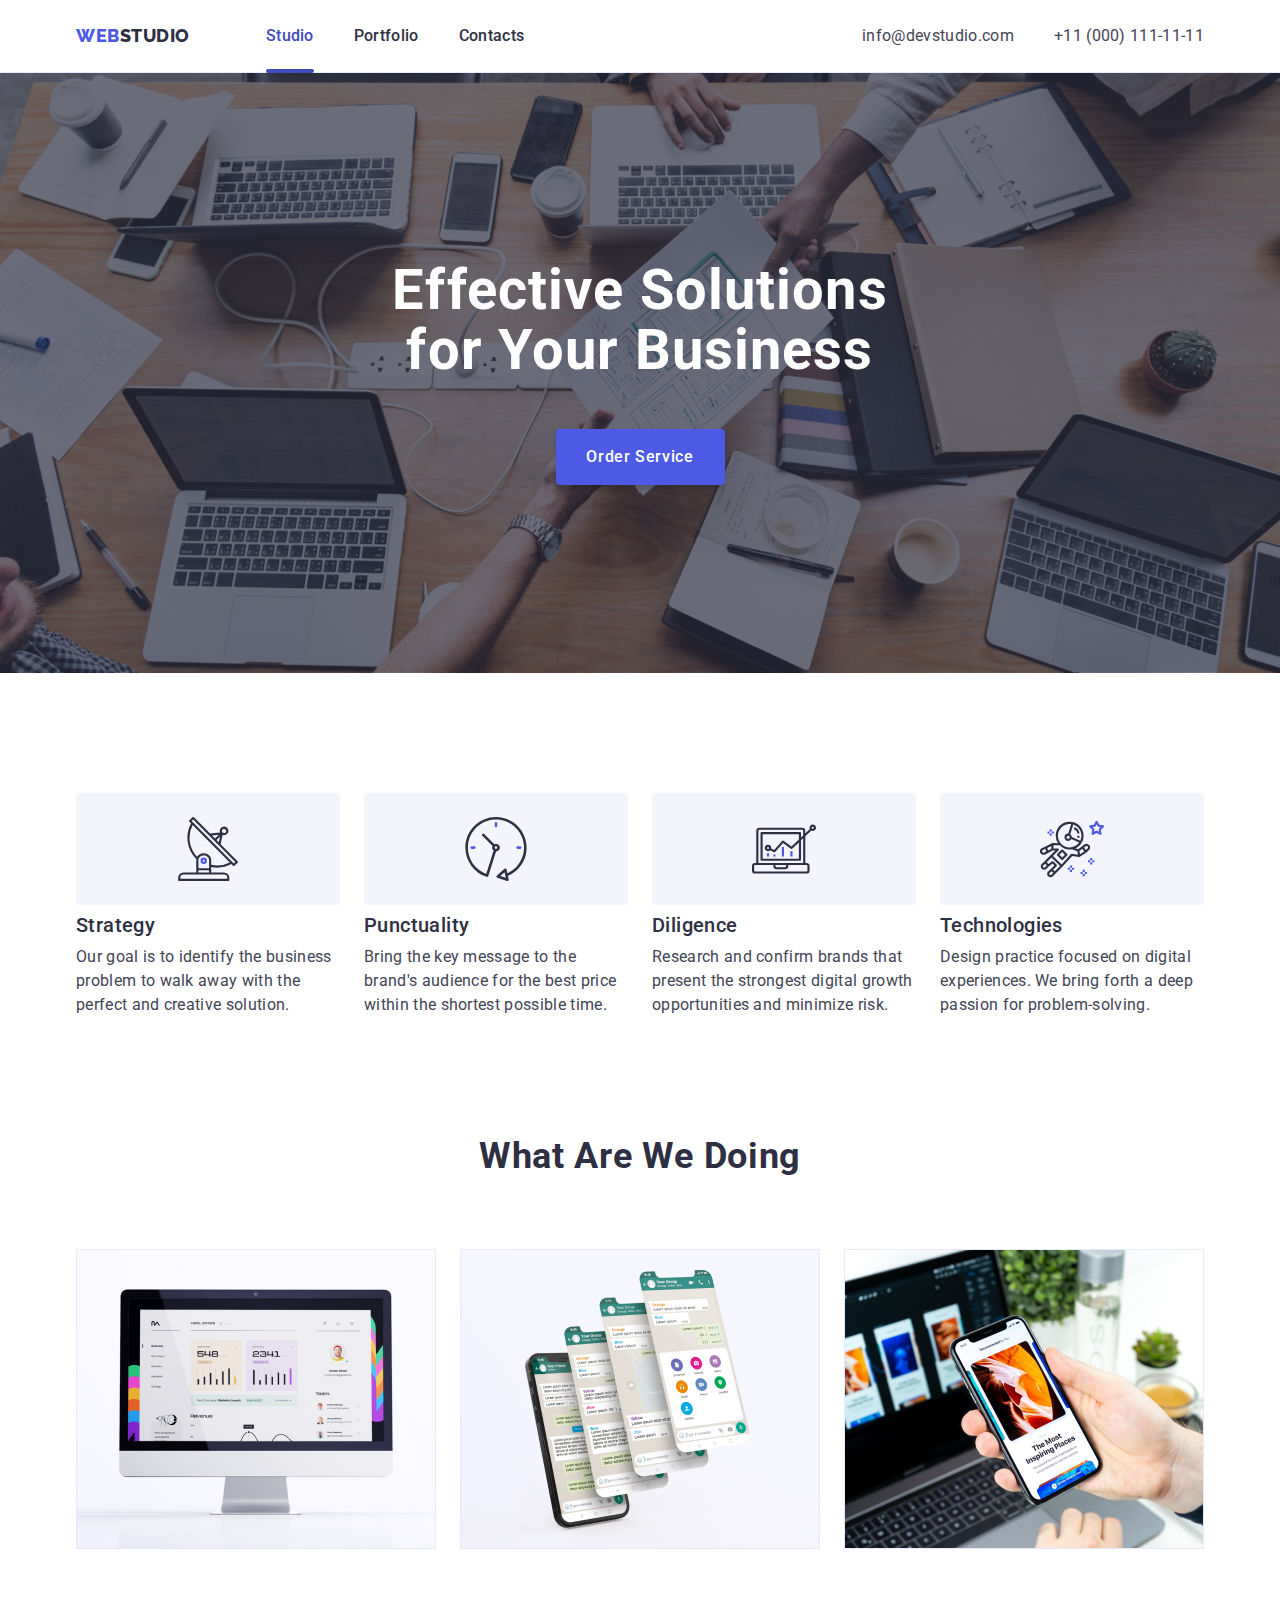
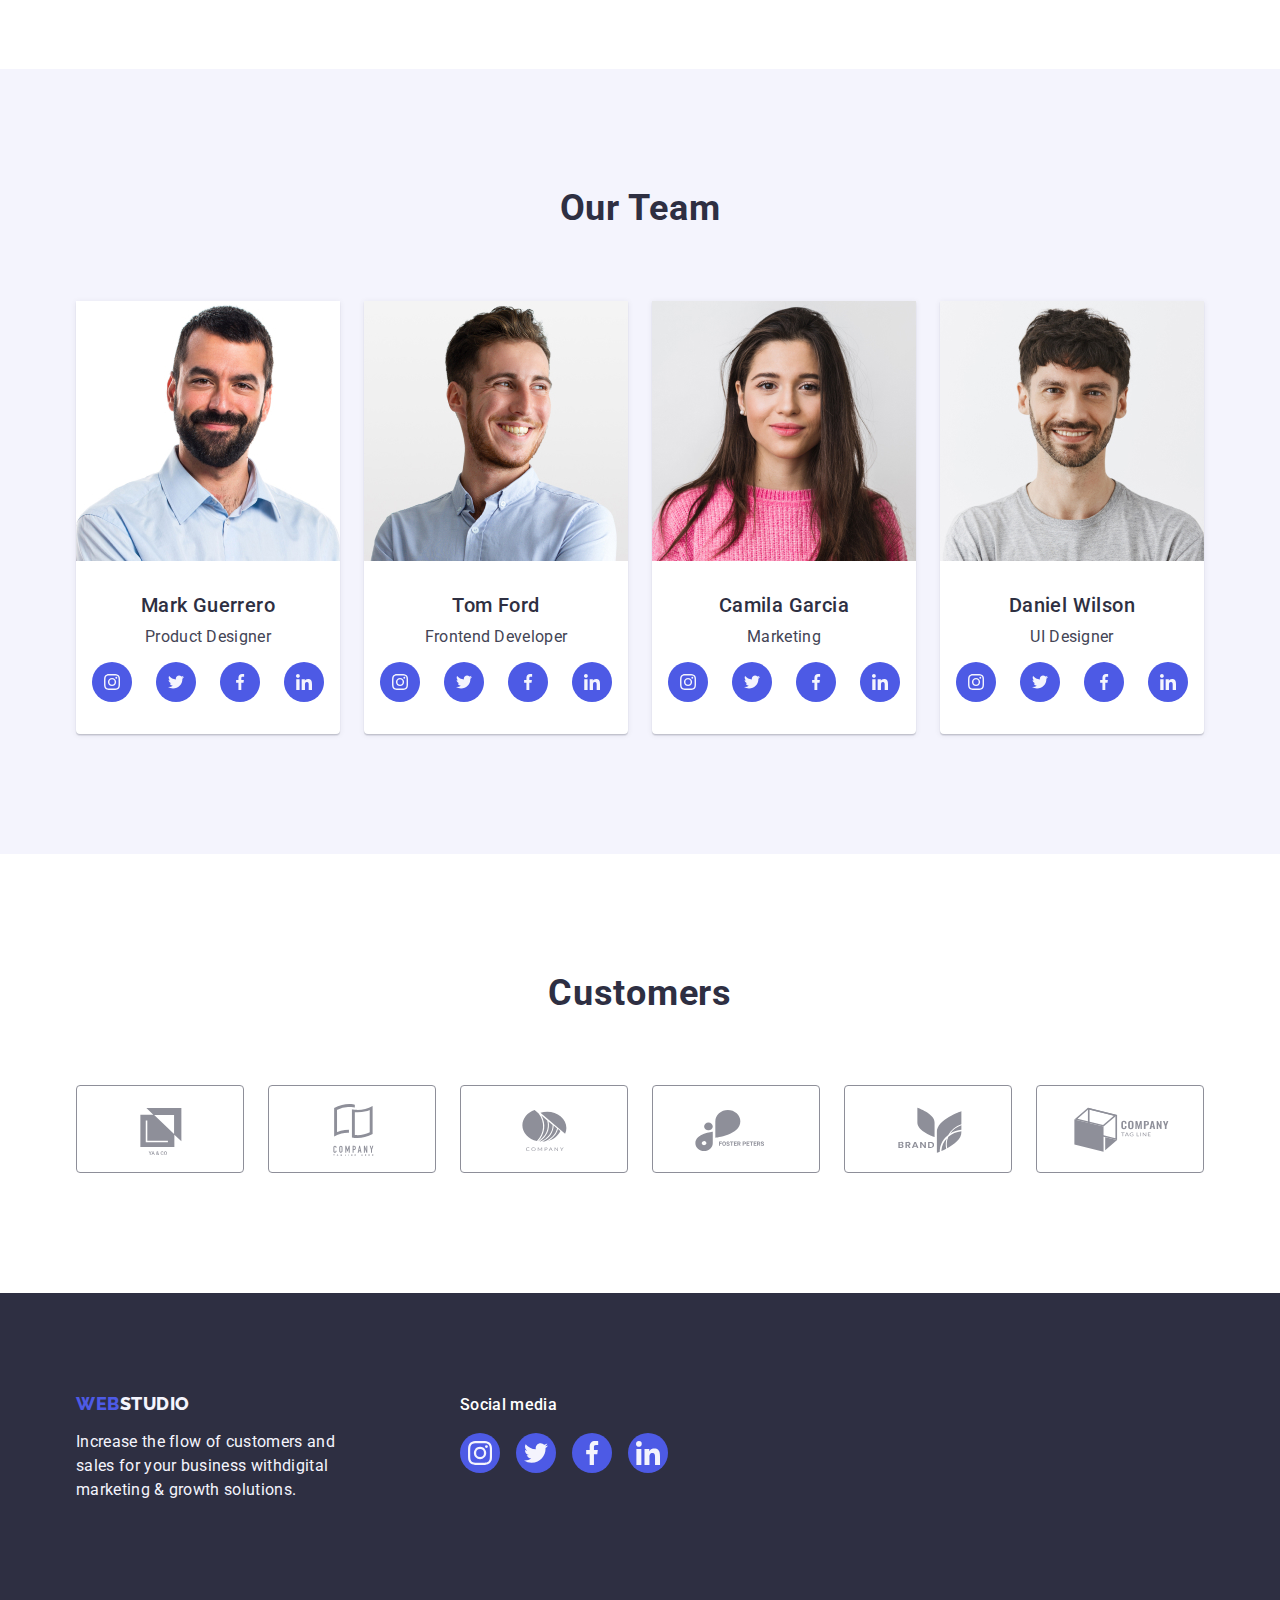
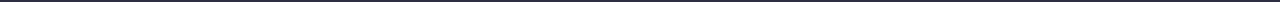
<file: index.html>
<!DOCTYPE html>
<html lang="en">
<head>
    <meta charset="UTF-8">
    <meta http-equiv="X-UA-Compatible" content="IE=edge">
    <meta name="viewport" content="width=device-width, initial-scale=1.0">
    <title>WebStudio</title>
    
    <!--Fonts-->

<link rel="preconnect" href="https://fonts.googleapis.com">
<link rel="preconnect" href="https://fonts.gstatic.com" crossorigin>
<link href="https://fonts.googleapis.com/css2?family=Raleway:wght@800&family=Roboto:wght@400;500;700;900&display=swap"
    rel="stylesheet">

    <!--Modern Normalize-->

<link rel="stylesheet" href="https://cdn.jsdelivr.net/npm/modern-normalize@1.1.0/modern-normalize.min.css">

    <!--Custom styles-->

<link rel="stylesheet" href="./css/styles.css">

</head>
<body>
   <!--Header Section--> 
    <header class="header-shadow">
        <div class="container header-container">
            <nav class="header-nav">
            <a class="logo link" href="./index.html">Web<span class="logo-studio-header">Studio</span></a>
                
            <ul class="list header-lists">
                <li>
                    <a class="header-link-text current link" href="./index.html">Studio</a>
                </li>
                <li>
                    <a class="header-link-text link" href="./portfolio.html">Portfolio</a>
                </li>
                <li><a class="header-link-text link" href="">Contacts</a>
                </li>
            </ul>
                
            </nav>
            <address class="contacts">
                <ul class="list contacts-list">
                    <li>
                        <a class="header-contacts link" href="mailto:info@devstudio.com">info@devstudio.com</a>
                    </li>
                    <li>
                        <a class="header-contacts link" href="tel:+110001111111">+11 (000) 111-11-11</a>
                    </li>
                </ul>
            </address>
        </div>
    </header>
    <main>
        <!--Hero image-->
        <section class="hero">
            <div class="container">
                <h1 class="hero-headline">Effective Solutions for Your Business</h1>
                <button class="hero-btn button-cursor" type="button" data-modal-open>Order Service</button>
            </div>
        </section>
        <!--General information-->
        <section class="inform-section section">
            <div class="container">
            <h2 class="inform-title title visually-hidden">General information</h2>
            <ul class="inform-list list">
            <li class="inform-item">
                <div class="inform-icon-container">
                        <svg class="decor-icon" width="64" height="64">
                            <use href="./images/icons.svg#icon-antenna"></use>
                        </svg>
                </div>
                <h3 class="inform-subtitle subtitle">Strategy</h3>
                    <p class="inform-text text">
                    Our goal is to identify the business problem to walk away with the perfect and creative solution.
                    </p>
            </li>
            <li class="inform-item">
                <div class="inform-icon-container">
                <svg class="decor-icon" width="64" height="64">
                    <use href="./images/icons.svg#icon-clock"></use>
                </svg>
                </div>
                <h3 class="inform-subtitle subtitle">Punctuality</h3>
                    <p class="inform-text text">
                    Bring the key message to the brand's audience for the best price within the shortest possible time.
                    </p>  
            </li>
            <li class="inform-item">
                <div class="inform-icon-container">
                    <svg class="decor-icon" width="64" height="64">
                        <use href="./images/icons.svg#icon-diagram"></use>
                    </svg>
                </div>
                <h3 class="inform-subtitle subtitle">Diligence</h3>
                    <p class="inform-text text">
                    Research and confirm brands that present the strongest digital growth opportunities and minimize risk.
                    </p>
            </li>
            <li class="inform-item">
                <div class="inform-icon-container">
                    <svg class="decor-icon" width="64" height="64">
                        <use href="./images/icons.svg#icon-astronaut"></use>
                    </svg>
                </div>
                <h3 class="inform-subtitle subtitle">Technologies</h3>
                    <p class="inform-text text"> 
                    Design practice focused on digital experiences. We bring forth a deep passion for problem-solving.
                    </p>
            </li>
            </ul>
            </div>
        </section>
        <!--General Offers-->
        <section class="offer-section section">
            <div class="container">
            <h2 class="offer-title title">What are we doing</h2>
            <ul class="offer-list list">
                <li class="offer-img"><img src="./images/products/img-1.jpg" alt="a computer monitor" width="360" height="300"></li>
                <li class="offer-img"><img src="./images/products/img-2.jpg" alt="phones" width="360" height="300"></li>
                <li class="offer-img"><img src="./images/products/img-3.jpg" alt="a person scrolling on the phone" width="360" height="300"></li>
            </ul>
            </div>
        </section>
        <!--Team members-->
        <section class="team-section section">
            <div class="container">
            <h2 class="team-title title">Our Team</h2>
            <ul class="team-list list">
                <li class="team-item"><img src="./images/team/mark-guerrero.jpg" alt="product designer" width="264">
                <div class="picture-container">
                    <h3 class="team-subtitle subtitle">Mark Guerrero</h3>
                    <p class="team-text text">Product Designer</p>
                    <ul class="socials list">
                        <li class="social-items">
                            <a class="social-link link" href="https://instagram.com" target="_blank" rel="noopener noreferrer"
                                aria-label="Instagram icon">
                                <svg class="social-icon" width="16" height="16">
                                    <use href="./images/icons.svg#icon-instagram-1"></use>
                                </svg></a>
                        </li>
                        <li class="social-items">
                            <a class="social-link link" href="https://twitter.com" target="_blank" rel="noopener noreferrer"
                                aria-label="Twitter icon">
                                <svg class="social-icon" width="16" height="16">
                                    <use href="./images/icons.svg#icon-twitter-1"></use>
                                </svg></a>
                        </li>
                        <li class="social-items">
                            <a class="social-link link" href="https://facebook.com" target="_blank" rel="noopener noreferrer"
                                aria-label="Facebook icon">
                                <svg class="social-icon" width="16" height="16">
                                    <use href="./images/icons.svg#icon-facebook-1"></use>
                                </svg></a>
                        </li>
                        <li class="social-items">
                            <a class="social-link link" href="https://linkedin.com" target="_blank" rel="noopener noreferrer"
                                aria-label="Linkedin icon">
                                <svg class="social-icon" width="16" height="16">
                                    <use href="./images/icons.svg#icon-linkedin-1"></use>
                                </svg></a>
                        </li>
                    </ul>
                </div>
                </li>
                <li class="team-item"><img src="./images/team/tom-ford.jpg" alt="frontend developer" width="264">
                <div class="picture-container">
                    <h3 class="team-subtitle subtitle">Tom Ford</h3>
                    <p class="team-text text">Frontend Developer</p>
                    <ul class="socials list">
                        <li class="social-items">
                            <a class="social-link link" href="https://instagram.com" target="_blank" rel="noopener noreferrer"
                                aria-label="Instagram icon">
                                <svg class="social-icon" width="16" height="16">
                                    <use href="./images/icons.svg#icon-instagram-1"></use>
                                </svg></a>
                        </li>
                        <li class="social-items">
                            <a class="social-link link" href="https://twitter.com" target="_blank" rel="noopener noreferrer"
                                aria-label="Twitter icon">
                                <svg class="social-icon" width="16" height="16">
                                    <use href="./images/icons.svg#icon-twitter-1"></use>
                                </svg></a>
                        </li>
                        <li class="social-items">
                            <a class="social-link link" href="https://facebook.com" target="_blank" rel="noopener noreferrer"
                                aria-label="Facebook icon">
                                <svg class="social-icon" width="16" height="16">
                                    <use href="./images/icons.svg#icon-facebook-1"></use>
                                </svg></a>
                        </li>
                        <li class="social-items">
                            <a class="social-link link" href="https://linkedin.com" target="_blank" rel="noopener noreferrer"
                                aria-label="Linkedin icon">
                                <svg class="social-icon" width="16" height="16">
                                    <use href="./images/icons.svg#icon-linkedin-1"></use>
                                </svg></a>
                        </li>
                    </ul>
                </div>
                </li>
                <li class="team-item"><img src="./images/team/camila-garcia.jpg" alt="marketing" width="264">
                <div class="picture-container">
                    <h3 class="team-subtitle subtitle">Camila Garcia</h3>
                    <p class="team-text text">Marketing</p>
                    <ul class="socials list">
                        <li class="social-items">
                            <a class="social-link link" href="https://instagram.com" target="_blank" rel="noopener noreferrer"
                                aria-label="Instagram icon">
                                <svg class="social-icon" width="16" height="16">
                                    <use href="./images/icons.svg#icon-instagram-1"></use>
                                </svg></a>
                        </li>
                        <li class="social-items">
                            <a class="social-link link" href="https://twitter.com" target="_blank" rel="noopener noreferrer"
                                aria-label="Twitter icon">
                                <svg class="social-icon" width="16" height="16">
                                    <use href="./images/icons.svg#icon-twitter-1"></use>
                                </svg></a>
                        </li>
                        <li class="social-items">
                            <a class="social-link link" href="https://facebook.com" target="_blank" rel="noopener noreferrer"
                                aria-label="Facebook icon">
                                <svg class="social-icon" width="16" height="16">
                                    <use href="./images/icons.svg#icon-facebook-1"></use>
                                </svg></a>
                        </li>
                        <li class="social-items">
                            <a class="social-link link" href="https://linkedin.com" target="_blank" rel="noopener noreferrer"
                                aria-label="Linkedin icon">
                                <svg class="social-icon" width="16" height="16">
                                    <use href="./images/icons.svg#icon-linkedin-1"></use>
                                </svg></a>
                        </li>
                    </ul>
                </div>
                </li>
                <li class="team-item"><img src="./images/team/daniel-wilson.jpg" alt="ui designer" width="264">
                <div class="picture-container">
                    <h3 class="team-subtitle subtitle">Daniel Wilson</h3>
                    <p class="team-text text">UI Designer</p>
                    <ul class="socials list">
                        <li class="social-items">
                            <a class="social-link link" href="https://instagram.com" target="_blank" rel="noopener noreferrer"
                                aria-label="Instagram icon">
                                <svg class="social-icon" width="16" height="16">
                                    <use href="./images/icons.svg#icon-instagram-1"></use>
                                </svg></a>
                        </li>
                        <li class="social-items">
                            <a class="social-link link" href="https://twitter.com" target="_blank" rel="noopener noreferrer"
                                aria-label="Twitter icon">
                                <svg class="social-icon" width="16" height="16">
                                    <use href="./images/icons.svg#icon-twitter-1"></use>
                                </svg></a>
                        </li>
                        <li class="social-items">
                            <a class="social-link link" href="https://facebook.com" target="_blank" rel="noopener noreferrer"
                                aria-label="Facebook icon">
                                <svg class="social-icon" width="16" height="16">
                                    <use href="./images/icons.svg#icon-facebook-1"></use>
                                </svg></a>
                        </li>
                        <li class="social-items">
                            <a class="social-link link" href="https://linkedin.com" target="_blank" rel="noopener noreferrer"
                                aria-label="Linkedin icon">
                                <svg class="social-icon" width="16" height="16">
                                    <use href="./images/icons.svg#icon-linkedin-1"></use>
                                </svg></a>
                        </li>
                    </ul>
                </div>
                </li>
            </ul>
            </div>
        </section>
        <!--Section Customers-->
        <section class="customer-section section">
        <div class="customer-container container">
        <h2 class="customer-title title">Customers</h2>
        <ul class="customer-list list">
            <li class="customer-item item"><a class="customer-link link" href="" target="_blank" rel="noopener noreferrer"
                aria-label="customer-one"><svg class="customer-icon" width="104" height="56">
                    <use href="./images/icons.svg#icon-logo-1"></use></svg></a></li>
            <li class="customer-item item"><a class="customer-link link" href="" target="_blank" rel="noopener noreferrer"
                aria-label="customer-two"><svg class="customer-icon" width="104" height="56">
                    <use href="./images/icons.svg#icon-logo-2"></use></svg></a></li>
            <li class="customer-item item"><a class="customer-link link" href="" target="_blank" rel="noopener noreferrer"
                aria-label="customer-three"><svg class="customer-icon" width="104" height="56">
                    <use href="./images/icons.svg#icon-logo-3"></use></svg></a></li>
            <li class="customer-item item"><a class="customer-link link" href="" target="_blank" rel="noopener noreferrer"
                aria-label="customer-four"><svg class="customer-icon" width="104" height="56">
                    <use href="./images/icons.svg#icon-logo-4"></use></svg></a></li>
            <li class="customer-item item"><a class="customer-link link" href="" target="_blank" rel="noopener noreferrer"
                aria-label="customer-five"><svg class="customer-icon" width="104" height="56">
                    <use href="./images/icons.svg#icon-logo-5"></use></svg></a></li>
            <li class="customer-item item"><a class="customer-link link" href="" target="_blank" rel="noopener noreferrer"
                aria-label="customer-six"><svg class="customer-icon" width="104" height="56">
                    <use href="./images/icons.svg#icon-logo-6"></use></svg></a></li>
        </ul>
        </div>
        </section>
    </main>
<!--Footer section-->
    <footer class="footer">
            <div class="footer-inner container">
            
                    <div class="footer-left">
                        <a class="logo link logo-footer" href="./index.html">Web<span
                                class="logo-studio-footer">Studio</span></a>
                        <p class="footer-desc text">
                            Increase the flow of customers and sales for your business withdigital marketing & growth solutions.
                        </p>
                    </div>
                    <div class="footer-right">
                            <p class="footer-socials-text text">Social media</p>
                            <ul class="socials socials-footer list">
                                <li class="social-items">
                                    <a class="social-link link footer-link" href="https://instagram.com" target="_blank"
                                        rel="noopener noreferrer" aria-label="Instagram icon">
                                        <svg class="social-icon" width="24" height="24">
                                            <use href="./images/icons.svg#icon-instagram-1"></use>
                                        </svg></a>
                                </li>
                                <li class="social-items">
                                    <a class="social-link link footer-link" href="https://twitter.com" target="_blank"
                                        rel="noopener noreferrer" aria-label="Twitter icon">
                                        <svg class="social-icon" width="24" height="24">
                                            <use href="./images/icons.svg#icon-twitter-1"></use>
                                        </svg></a>
                                </li>
                                <li class="social-items">
                                    <a class="social-link link footer-link" href="https://facebook.com" target="_blank"
                                        rel="noopener noreferrer" aria-label="Facebook icon">
                                        <svg class="social-icon" width="24" height="24">
                                            <use href="./images/icons.svg#icon-facebook-1"></use>
                                        </svg></a>
                                </li>
                                <li class="social-items">
                                    <a class="social-link link footer-link" href="https://linkedin.com" target="_blank"
                                        rel="noopener noreferrer" aria-label="Linkedin icon">
                                        <svg class="social-icon" width="24" height="24">
                                            <use href="./images/icons.svg#icon-linkedin-1"></use>
                                        </svg></a>
                                </li>
                            </ul>
                    </div>
            </div>
        </footer>
<!--Modal Window--> 
       <div class="backdrop is-hidden" data-modal>
            <div class="modal">
                <div class="modal-container">
                <button class="modal-btn button" type="button" data-modal-close>
                    <svg class="modal-icon" width="8" height="8">
                        <use href="./images/icons.svg#icon-close"></use>
                    </svg>
                </button>
                </div>
            </div>
       </div>
    <script src="./js/modal.js"></script>
    </body>
</html>
</file>
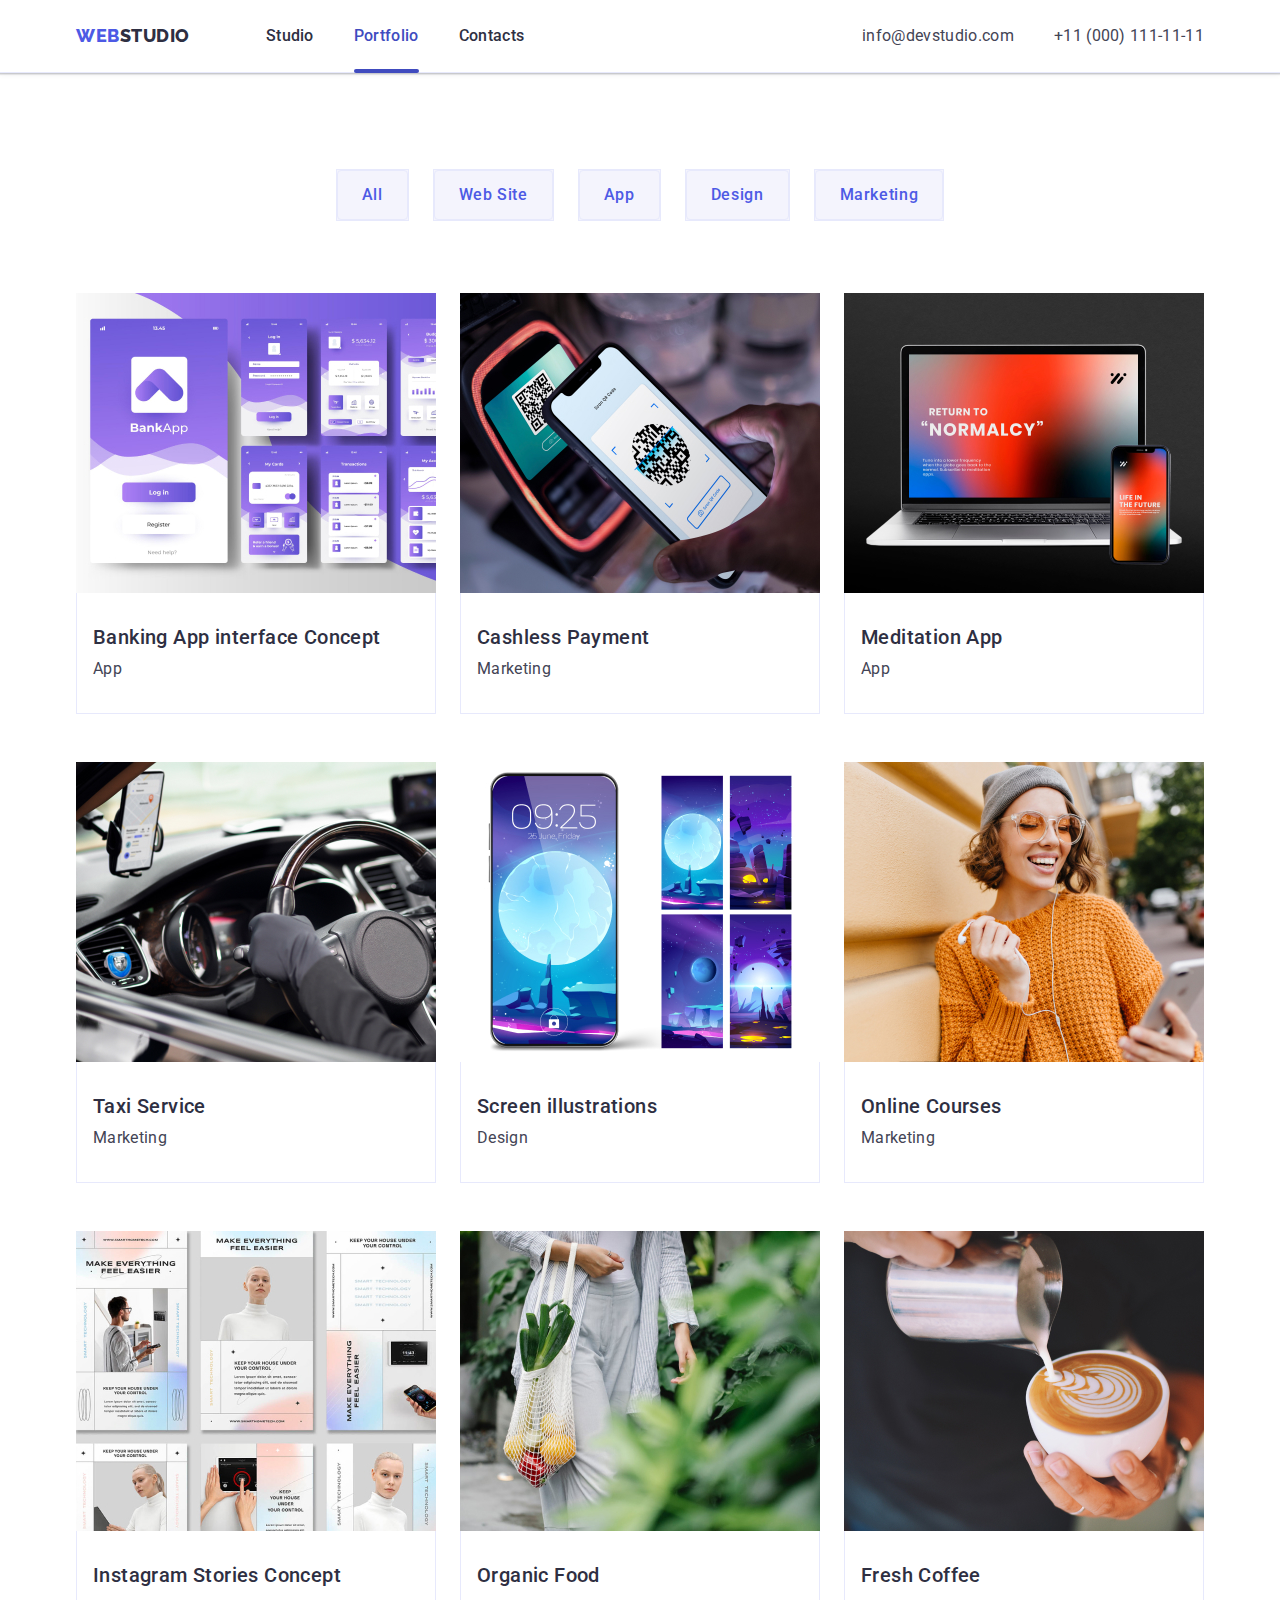
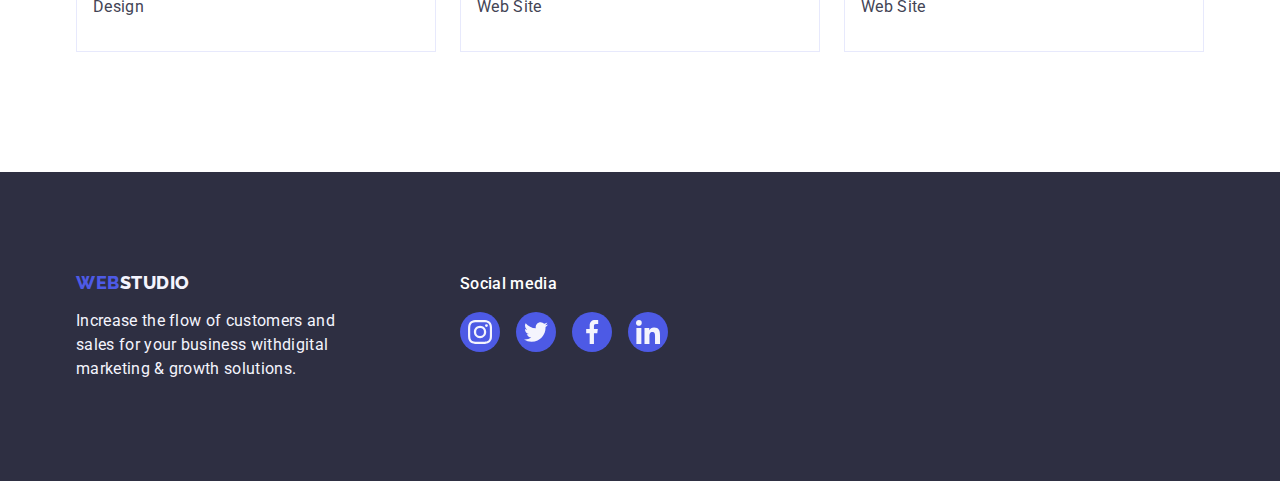
<file: portfolio.html>
<!DOCTYPE html>
<html lang="en">
<head>
    <meta charset="UTF-8">
    <meta http-equiv="X-UA-Compatible" content="IE=edge">
    <meta name="viewport" content="width=device-width, initial-scale=1.0">
    <title>Portfolio</title>
    
        <!--Fonts-->

    <link rel="preconnect" href="https://fonts.googleapis.com">
    <link rel="preconnect" href="https://fonts.gstatic.com" crossorigin>
    <link href="https://fonts.googleapis.com/css2?family=Raleway:wght@800&family=Roboto:wght@400;500;700;900&display=swap"
        rel="stylesheet">

        <!--Modern Normalize-->
        
    <link rel="stylesheet" href="https://cdn.jsdelivr.net/npm/modern-normalize@1.1.0/modern-normalize.min.css">

        <!--Custom styles-->

    <link rel="stylesheet" href="./css/styles.css">

</head>
<body>
    <!--Header Section-->
    <header class="header-shadow">
        <div class="container header-container">
            <nav class="header-nav">
                <a class="logo link" href="./index.html">Web<span class="logo-studio-header">Studio</span></a>
                
                <ul class="list header-lists">
                    <li>
                        <a class="header-link-text link" href="./index.html">Studio</a>
                    </li>
                    <li>
                        <a class="header-link-text current link" href="./portfolio.html">Portfolio</a>
                    </li>
                    <li><a class="header-link-text link" href="">Contacts</a>
                    </li>
                </ul>
            
            </nav>
            <address class="contacts">
                <ul class="list contacts-list">
                    <li>
                        <a class="header-contacts link" href="mailto:info@devstudio.com">info@devstudio.com</a>
                    </li>
                    <li>
                        <a class="header-contacts link" href="tel:+110001111111">+11 (000) 111-11-11</a>
                    </li>
                </ul>
            </address>
        </div>
    </header>
    <main>
        <!--Portfolio departments-->
        <section class="portfolio-section section">
            <div class="container">
            <h1 class="portfolio-headline visually-hidden">Departments</h1>
            <ul class="portfolio-list list">
                <li class="portfolio-item"><button class="portfolio-btn" type="button">All</button></li>
                <li class="portfolio-item"><button class="portfolio-btn" type="button">Web Site</button></li>
                <li class="portfolio-item"><button class="portfolio-btn" type="button">App</button></li>
                <li class="portfolio-item"><button class="portfolio-btn" type="button">Design</button></li>
                <li class="portfolio-item"><button class="portfolio-btn" type="button">Marketing</button></li>
            </ul>
            <ul class="service-list list">
                <li class="service-img">
                    <a class="portfolio-service-link link" href="">
                        <div class="portfolio-wrapper">
                            <img src="./images/portfolio/img1-banking.jpg" alt="banking apps" width="360" height="300">
                            <div class="overlay">
                                <p class="overlay-inner">14 Stylish and User-Friendly App Design Concepts · Task Manager App ·
                                    Calorie Tracker App · Exotic Fruit Ecommerce App · Cloud Storage App</p>
                            </div>
                        </div>
                            <div class="portfolio-content">
                                <h2 class="service-subtitle subtitle">Banking App interface Concept</h2>
                                <p class="service-text text">App</p>
                            </div>
                    </a>
                </li>
                <li class="service-img">
                    <a class="portfolio-service-link link" href="">
                        <div class="portfolio-wrapper">
                            <img src="./images/portfolio/img2-cashless.jpg" alt="cashless payment" width="360" height="300">
                            <div class="overlay">
                                <p class="overlay-inner">14 Stylish and User-Friendly App Design Concepts · Task Manager App · 
                                    Calorie Tracker App · Exotic Fruit Ecommerce App · Cloud Storage App</p>
                            </div>
                        </div>
                            <div class="portfolio-content">
                                <h2 class="service-subtitle subtitle">Cashless Payment</h2>
                                <p class="service-text text">Marketing</p>
                            </div>
                    </a>
                </li>
                <li class="service-img">
                    <a class="portfolio-service-link link" href="">
                        <div class="portfolio-wrapper">
                            <img src="./images/portfolio/img3-meditation.jpg" alt="meditation app" width="360" height="300">
                            <div class="overlay">
                                <p class="overlay-inner">14 Stylish and User-Friendly App Design Concepts · Task Manager App · 
                                    Calorie Tracker App · Exotic Fruit Ecommerce App · Cloud Storage App</p>
                            </div>
                        </div>
                            <div class="portfolio-content">
                                <h2 class="service-subtitle subtitle">Meditation App</h2>
                                <p class="service-text text">App</p>
                            </div> 
                    </a>
                </li>
                <li class="service-img">
                    <a class="portfolio-service-link link" href="">
                        <div class="portfolio-wrapper">
                            <img src="./images/portfolio/img4-taxi.jpg" alt="taxi service" width="360" height="300">
                            <div class="overlay">
                                <p class="overlay-inner">14 Stylish and User-Friendly App Design Concepts · Task Manager App · 
                                    Calorie Tracker App · Exotic Fruit Ecommerce App · Cloud Storage App</p>
                            </div>
                        </div>
                            <div class="portfolio-content">
                                <h2 class="service-subtitle subtitle">Taxi Service</h2>
                                <p class="service-text text">Marketing</p>
                            </div>
                    </a>
                </li>
                <li class="service-img">
                    <a class="portfolio-service-link link" href="">
                        <div class="portfolio-wrapper">
                            <img src="./images/portfolio/img5-screen.jpg" alt="screen illustrations" width="360" height="300">
                            <div class="overlay">
                                <p class="overlay-inner">14 Stylish and User-Friendly App Design Concepts · Task Manager App ·
                                    Calorie Tracker App · Exotic Fruit Ecommerce App · Cloud Storage App</p>
                            </div>
                        </div>
                            <div class="portfolio-content">
                                <h2 class="service-subtitle subtitle">Screen illustrations</h2>
                                <p class="service-text text">Design</p>
                            </div>
                    </a>
                </li>
                <li class="service-img">
                    <a class="portfolio-service-link link" href="">
                        <div class="portfolio-wrapper">
                            <img src="./images/portfolio/img6-courses.jpg" alt="online courses" width="360" height="300">
                            <div class="overlay">
                                <p class="overlay-inner">14 Stylish and User-Friendly App Design Concepts · Task Manager App · 
                                    Calorie Tracker App · Exotic Fruit Ecommerce App · Cloud Storage App</p>
                            </div>
                        </div>
                            <div class="portfolio-content">
                                <h2 class="service-subtitle subtitle">Online Courses</h2>
                                <p class="service-text text">Marketing</p>
                            </div>
                    </a>
                </li>
                <li class="service-img">
                    <a class="portfolio-service-link link" href="">
                        <div class="portfolio-wrapper">
                            <img src="./images/portfolio/img7-instagram.jpg" alt="istagram stories" width="360" height="300">
                            <div class="overlay">
                                <p class="overlay-inner">14 Stylish and User-Friendly App Design Concepts · Task Manager App · 
                                    Calorie Tracker App · Exotic Fruit Ecommerce App · Cloud Storage App</p>
                            </div>
                        </div>
                            <div class="portfolio-content">
                                <h2 class="service-subtitle subtitle">Instagram Stories Concept</h2>
                                <p class="service-text text">Design</p>
                            </div>
                    </a>
                </li>
                <li class="service-img">
                    <a class="portfolio-service-link link" href="">
                        <div class="portfolio-wrapper">
                            <img src="./images/portfolio/img8-food.jpg" alt="organic food" width="360" height="300">
                            <div class="overlay">
                                <p class="overlay-inner">14 Stylish and User-Friendly App Design Concepts · Task Manager App · 
                                    Calorie Tracker App · Exotic Fruit Ecommerce App · Cloud Storage App</p>
                            </div>
                        </div>
                            <div class="portfolio-content">
                                <h2 class="service-subtitle subtitle">Organic Food</h2>
                                <p class="service-text text">Web Site</p>
                            </div>
                    </a>
                </li>
                <li class="service-img">
                    <a class="portfolio-service-link link" href="">
                        <div class="portfolio-wrapper">
                            <img src="./images/portfolio/img9-coffee.jpg" alt="fresh coffee" width="360" height="300">
                            <div class="overlay">
                                <p class="overlay-inner">14 Stylish and User-Friendly App Design Concepts · Task Manager App · 
                                    Calorie Tracker App · Exotic Fruit Ecommerce App · Cloud Storage App</p>
                            </div>
                        </div>
                            <div class="portfolio-content">
                                <h2 class="service-subtitle subtitle">Fresh Coffee</h2>
                                <p class="service-text text">Web Site</p>
                            </div>
                    </a>
                </li>
            </ul>
            </div>
        </section>
    </main>
    <!--Footer section-->
        <footer class="footer">
            <div class="footer-inner container">
        
                <div class="footer-left">
                    <a class="logo link logo-footer" href="./index.html">Web<span class="logo-studio-footer">Studio</span></a>
                    <p class="footer-desc text">
                        Increase the flow of customers and sales for your business withdigital marketing & growth solutions.
                    </p>
                </div>
                <div class="footer-right">
                    <p class="footer-socials-text text">Social media</p>
                    <ul class="socials socials-footer list">
                        <li class="social-items">
                            <a class="social-link link footer-link" href="https://instagram.com" target="_blank"
                                rel="noopener noreferrer" aria-label="Instagram icon">
                                <svg class="social-icon" width="24" height="24">
                                    <use href="./images/icons.svg#icon-instagram-1"></use>
                                </svg></a>
                        </li>
                        <li class="social-items">
                            <a class="social-link link footer-link" href="https://twitter.com" target="_blank"
                                rel="noopener noreferrer" aria-label="Twitter icon">
                                <svg class="social-icon" width="24" height="24">
                                    <use href="./images/icons.svg#icon-twitter-1"></use>
                                </svg></a>
                        </li>
                        <li class="social-items">
                            <a class="social-link link footer-link" href="https://facebook.com" target="_blank"
                                rel="noopener noreferrer" aria-label="Facebook icon">
                                <svg class="social-icon" width="24" height="24">
                                    <use href="./images/icons.svg#icon-facebook-1"></use>
                                </svg></a>
                        </li>
                        <li class="social-items">
                            <a class="social-link link footer-link" href="https://linkedin.com" target="_blank"
                                rel="noopener noreferrer" aria-label="Linkedin icon">
                                <svg class="social-icon" width="24" height="24">
                                    <use href="./images/icons.svg#icon-linkedin-1"></use>
                                </svg></a>
                        </li>
                    </ul>
                </div>
            </div>
        </footer>
</body>
</html>
</file>
<file: css/styles.css>
:root {
    --primary-font: Roboto; font-family: sans-serif;
    --iris: #4d5ae5;
    --ocean: #404bbf;
    --navy-blue: #2e2f42;
    --green: #31d0aa;
    --slate: #434455;
    --light-slate: #8e8f99;
    --cornflower: #e7e9fc;
    --cloud: #f4f4fd;
    --navy-blue-modal: #2e2f42;
    --grey: #2e2f42;
    --white: #ffffff;
    --dairy: #fcfcfc;
}

body
{
    font-family: "Roboto", sans-serif;
    color: var(--slate);
    background: var(--white);
}
.visually-hidden {
    position: absolute;
    width: 1px;
    height: 1px;
    margin: -1px;
    border: 0;
    padding: 0;
    white-space: nowrap;
    clip-path: inset(100%);
    clip: rect(0 0 0 0);
    overflow: hidden;
}
/*reset start*/ 
.list {
    list-style: none;
    margin: 0;
    padding: 0;
}

.link {
    text-decoration: none;
    color: currentColor;
    }

h1, h2, h3, h4, h5, h6, p {
    margin: 0;
}

img {
    display: block;
}

button {
    font-family: inherit;
    color: currentColor;
    cursor: pointer;
}
/*reset end*/

.container {
    width: 1158px;
    padding-left: 15px;
    padding-right: 15px;
    margin-left: auto;
    margin-right: auto;
}

.section {
    padding-top: 120px;
    padding-bottom: 120px;
}

.header-container {
    display: flex;
    align-items: center;
}

.header-shadow {
    border-bottom: 1px solid var(--cornflower);
    box-shadow: 0px 2px 1px rgba(46, 47, 66, 0.08),
        0px 1px 1px rgba(46, 47, 66, 0.16),
        0px 1px 6px rgba(46, 47, 66, 0.08);
}

.header-nav {
    display: flex;
    align-items: center;
}

.logo {
    font-family: "Raleway", sans-serif;
    font-weight: 800;
    font-size: 18px;
    line-height: 1.17;
    letter-spacing: 0.03em;
    text-transform: uppercase;
    color: var(--iris);

    margin-right: 76px;
}

.logo-studio-header {
    color: var(--navy-blue-modal);
}

.logo-studio-footer {
    color: var(--cloud);
}

.header-link-text:hover,
.header-link-text:focus,
.header-contacts:hover,
.header-contacts:focus {
    color: var(--ocean);
}

.header-link-text {
    position: relative;

    font-weight: 500;
    font-size: 16px;
    line-height: 1.5;
    letter-spacing: 0.02em;
    color: var(--navy-blue);

    display: block;
    padding: 24px 0;

    transition: color 250ms cubic-bezier(0.4, 0, 0.2, 1);
}

.header-link-text::after {
    content: "";
    display: block;
    bottom: -1px;
    left: 0;
    width: 100%;
    height: 4px;
    border-radius: 2px;
   
    position: absolute;
    transition: background-color 250ms cubic-bezier(0.4, 0, 0.2, 1);
}
.header-link-text.current {
    color: var(--ocean);
}

.header-link-text.current::after,
.header-link-text:hover::after,
.header-link-text:focus::after {
    background-color: var(--ocean);
    
}

.header-lists {
    
    display: flex;
    gap: 40px;
}

.contacts {
    font-style: normal;
    margin-left: auto;
}

.contacts-list {
    display: flex;
    gap: 40px;
}

.header-contacts {
    color: inherit;
    font-size: 16px;
    line-height: 1.5;
    letter-spacing: 0.02em;

    transition: color 250ms cubic-bezier(0.4, 0, 0.2, 1);
}

/*hero*/
.hero {
    background-color: var(--navy-blue);
    background-image: linear-gradient(rgba(46, 47, 66, 0.7), rgba(46, 47, 66, 0.7)), 
    url(../images/hero/people-office.jpg);
    background-repeat: no-repeat;
    background-position: center;
    background-size: cover;
    margin-left: auto;
    margin-right: auto;
    max-width: 1440px;
    padding-top: 188px;
    padding-bottom: 188px;
}
.hero-headline {
    color: var(--white);
    font-weight: 700;
    font-size: 56px;
    line-height: 1.07;
    letter-spacing: 0.02em;
    text-align: center;

    max-width: 496px;
    margin-left: auto;
    margin-right: auto;
    margin-bottom: 48px;
}

/*hero button*/
.hero-btn {
    color: var(--white);
    background-color: var(--iris);
    font-family: "Roboto", sans-serif;
    font-weight: 500;
    font-size: 16px;
    line-height: 1.5;
    letter-spacing: 0.04em;
    display: block;
    margin-left: auto;
    margin-right: auto;
    box-shadow: 0px 4px 4px rgba(0, 0, 0, 0.15);
    border-radius: 4px;
    min-width: 169px;
    min-height: 56px;
    border: none;
    gap: 10px;

    transition: background-color 250ms cubic-bezier(0.4, 0, 0.2, 1),
        box-shadow 250ms cubic-bezier(0.4, 0, 0.2, 1);
}

.hero-btn:hover,
.hero-btn:focus {
    background-color: var(--ocean);
    box-shadow: 0px 4px 4px rgba(0, 0, 0, 0.15);
}
/*common features*/
.title {
    color: var(--navy-blue);
    font-weight: 700;
    font-size: 36px;
    line-height: 1.11;
    text-align: center;
    letter-spacing: 0.02em;
    text-transform: capitalize;
}

.subtitle {
    color: var(--navy-blue);
    font-weight: 500;
    font-size: 20px;
    line-height: 1.2;
    letter-spacing: 0.02em;

    margin-bottom: 8px;
}

.text {
    color: var(--slate);
    font-weight: 400;
    font-size: 16px;
    line-height: 1.5;
    letter-spacing: 0.02em;
}

/*general information section*/

.inform-icon-container {
    display: flex;
    align-items: center;
    justify-content: center;
    height: 112px;
    background-color: var(--cloud);
    border-radius: 4px;
    margin-bottom: 8px;
}

.decor-icon {
    justify-content: center;
    align-items: center;
   
}

.inform-list {
    display: flex;
    gap: 24px;
}

.inform-text {
    width: 264px;
}

/*offer section*/

.offer-section {
    padding-top: 0%;
}

.offer-title {
    margin-bottom: 72px;
}
.offer-list {
    display: flex;
    gap: 24px;
    flex-basis: calc((100% - 2 * 16px) / 3);
}

/*team section*/

.team-section {
    background-color: var(--cloud);
}

.team-title {
    margin-bottom: 72px;
}

.team-list {
    display: flex;
    gap: 24px;
}

.team-item {
    background-color: var(--white);
    flex-basis: calc((100% - 3 * 24px) / 4);

    box-shadow: 0px 1px 6px rgba(46, 47, 66, 0.08),
        0px 1px 1px rgba(46, 47, 66, 0.16),
        0px 2px 1px rgba(46, 47, 66, 0.08);
    border-radius: 0px 0px 4px 4px;
}

.picture-container {
    padding: 32px 0 32px;
}

.team-subtitle {
    text-align: center;
}

.team-text {
    text-align: center;
    margin-bottom: 13px;
}

/*social icons*/

.socials {
    display: flex;
    justify-content: center;
    fill: var(--cloud);
    gap: 24px;
}

.social-link {
    display: flex;
    width: 40px;
    height: 40px;
    justify-content: center;
    align-items: center;
    background-color: var(--iris);
    border-radius: 50%;

    transition: background-color 250ms cubic-bezier(0.4, 0, 0.2, 1);
}
.social-link:hover,
.social-link:focus {
    background-color: var(--ocean);
}

/*customers section*/

.customer-title {
    margin-bottom: 72px;
    line-height: 1.1;
}

.customer-list {
    display: flex;
    justify-content: center;
    gap: 24px;
}

.customer-item {
    height: 88px;
    width: calc((100% - 120px) / 6);
}

.customer-link {
    display: flex;
    height: 100%;
    width: 100%;
    border: 1px solid var(--light-slate);
    border-radius: 4px;
    align-items: center;
    justify-content: center;
    color: var(--light-slate);

    transition: color 250ms cubic-bezier(0.4, 0, 0.2, 1),
        border 250ms cubic-bezier(0.4, 0, 0.2, 1);
}

.customer-link:hover,
.customer-link:focus {
    border-color: var(--ocean);
    color: var(--ocean);
}

.customer-icon {
    fill: currentColor;
}

/*footer*/
.footer {
    background-color: var(--navy-blue);
    padding-top: 100px;
    padding-bottom: 100px;
}

.logo-footer {
    display: inline-block;
    margin-right: 0;
    margin-bottom: 16px;
}

.footer-desc {
    color: var(--cloud);
    width: 264px;
}

.footer-inner {
    display: flex;
    align-items: baseline;
    gap: 120px;
}

.footer-socials-text {
    color: var(--white);
    font-weight: 500;
    line-height: 24px;

    margin-bottom: 16px;
}

.socials-footer {
    gap: 16px;
}
.foter-link {
    transition: background-color 250ms cubic-bezier(0.4, 0, 0.2, 1);
}

.footer-link:hover,
.footer-link:focus {
    background-color: var(--green);
}

/*portfolio*/

.portfolio-section {
    padding: 96px 0 120px;
}

.portfolio-list {
    display: flex;
    justify-content: center;
    gap: 24px;
    margin-left: auto;
    margin-right: auto;
    margin-bottom: 72px;
}

/*portfolio-btn*/

.portfolio-btn {
    color: var(--iris);
    background-color: var(--cloud);
    font-family: "Roboto", sans-serif;
    font-weight: 500;
    font-size: 16px;
    line-height: 1.5;
    letter-spacing: 0.04em;
    text-align: center;
    border-radius: 4px;
    padding: 12px 24px;
    border: 1px solid var(--cornflower);

    transition: color 250ms cubic-bezier(0.4, 0, 0.2, 1), 
    background-color 250ms cubic-bezier(0.4, 0, 0.2, 1),
    border 250ms cubic-bezier(0.4, 0, 0.2, 1),
    box-shadow 250ms cubic-bezier(0.4, 0, 0.2, 1);
    
}

.portfolio-btn:hover,
.portfolio-btn:focus {
    color: var(--white);
    background-color: var(--ocean);
    border: 1px solid transparent;
    box-shadow: 0px 3px 1px rgba(0, 0, 0, 0.1),
        0px 2px 1px rgba(0, 0, 0, 0.08),
        0px 2px 2px rgba(0, 0, 0, 0.12);
}

.portfolio-item {
    background-color: var(--cloud);
    border: 1px solid var(--cornflower);
}
/*portfolio images*/

.service-list {
    display: flex;
    flex-wrap: wrap;
    column-gap: 24px;
    row-gap: 48px;
}
.portfolio-service-link {
    display: block;
    transition: box-shadow 250ms cubic-bezier(0.4, 0, 0.2, 1);
}

.portfolio-service-link:hover,
.portfolio-service-link:focus {
    box-shadow: 0px 1px 6px rgba(46, 47, 66, 0.08),
        0px 1px 1px rgba(46, 47, 66, 0.16),
        0px 2px 1px rgba(46, 47, 66, 0.08);
}

.service-img {
    flex-basis: calc((100% - 2 * 24px) / 3);
}
.portfolio-content {
    padding: 32px 16px;
    border-bottom: 1px solid var(--cornflower);
    border-left: 1px solid var(--cornflower);
    border-right: 1px solid var(--cornflower);
}
.portfolio-wrapper {
    position: relative;
    overflow: hidden;
}

.overlay {
    position: absolute;
    top: 0;
    left: 0;
    width: 100%;
    height: 100%;
    color: var(--cloud);
    background-color: var(--iris);
    padding: 40px 32px 0;
    min-height: 300px;

    transform: translateY(100%);
    transition: 250ms cubic-bezier(0.4, 0, 0.2, 1);
}
.overlay-inner {
    
    font-size: 16px;
    line-height: 1.5;
    letter-spacing: 0.02em;
}

.portfolio-service-link:hover .overlay,
.portfolio-service-link:focus .overlay {
    transform: translateY(0);
}

/*modal styles*/
.backdrop {
    position: fixed;
    z-index: 100;
    top: 0;
    left: 0;
    right: 0;
    bottom: 0;
    transition: opacity 250ms, visibility 250ms;
    background-color: rgba(46, 47, 66, 0.4), var(--navy-blue-modal);
}

.backdrop.is-hidden {
    opacity: 0;
    visibility: hidden;
    pointer-events: none;
}

.modal {
    position: absolute;
    top: 50%;
    left: 50%;
    transform: translate(-50%, -50%) scale(1); 

    width: 408px;
    min-height: 584px;
    background-color: var(--dairy);
    padding: 24px;
    border-radius: 4px;
    box-shadow: 0px 1px 1px rgba(0, 0, 0, 0.14),
        0px 1px 3px rgba(0, 0, 0, 0.12),
        0px 2px 1px rgba(0, 0, 0, 0.2);
}
.backdrop.is-hidden .modal {
   transform: translate(-50%, -50%) scale(0.1);
}
.modal-container {
    display: flex;
    align-items: center;
    justify-content: center; 
}

.modal-btn {
    display: flex;
    transition: background-color 250ms cubic-bezier(0.4, 0, 0.2, 1),
                fill 250ms cubic-bezier(0.4, 0, 0.2, 1);
    justify-content: center;
    align-items: center;
    margin-left: auto;
    width: 24px;
    height: 24px;
    color: var(--navy-blue);
    background-color: var(--cornflower);
    border-radius: 50%;
    border: 1px solid rgba(0, 0, 0, 0.1);
}

.modal-icon {
    justify-content: center;
    align-items: center;
}

.modal-btn:hover,
.modal-btn:focus {
    color: var(--white);
    background-color: var(--ocean);
    fill: var(--white);
}

.modal-icon:hover,
.mpodal-icon:focus {
    fill: currentColor;
}
</file>
